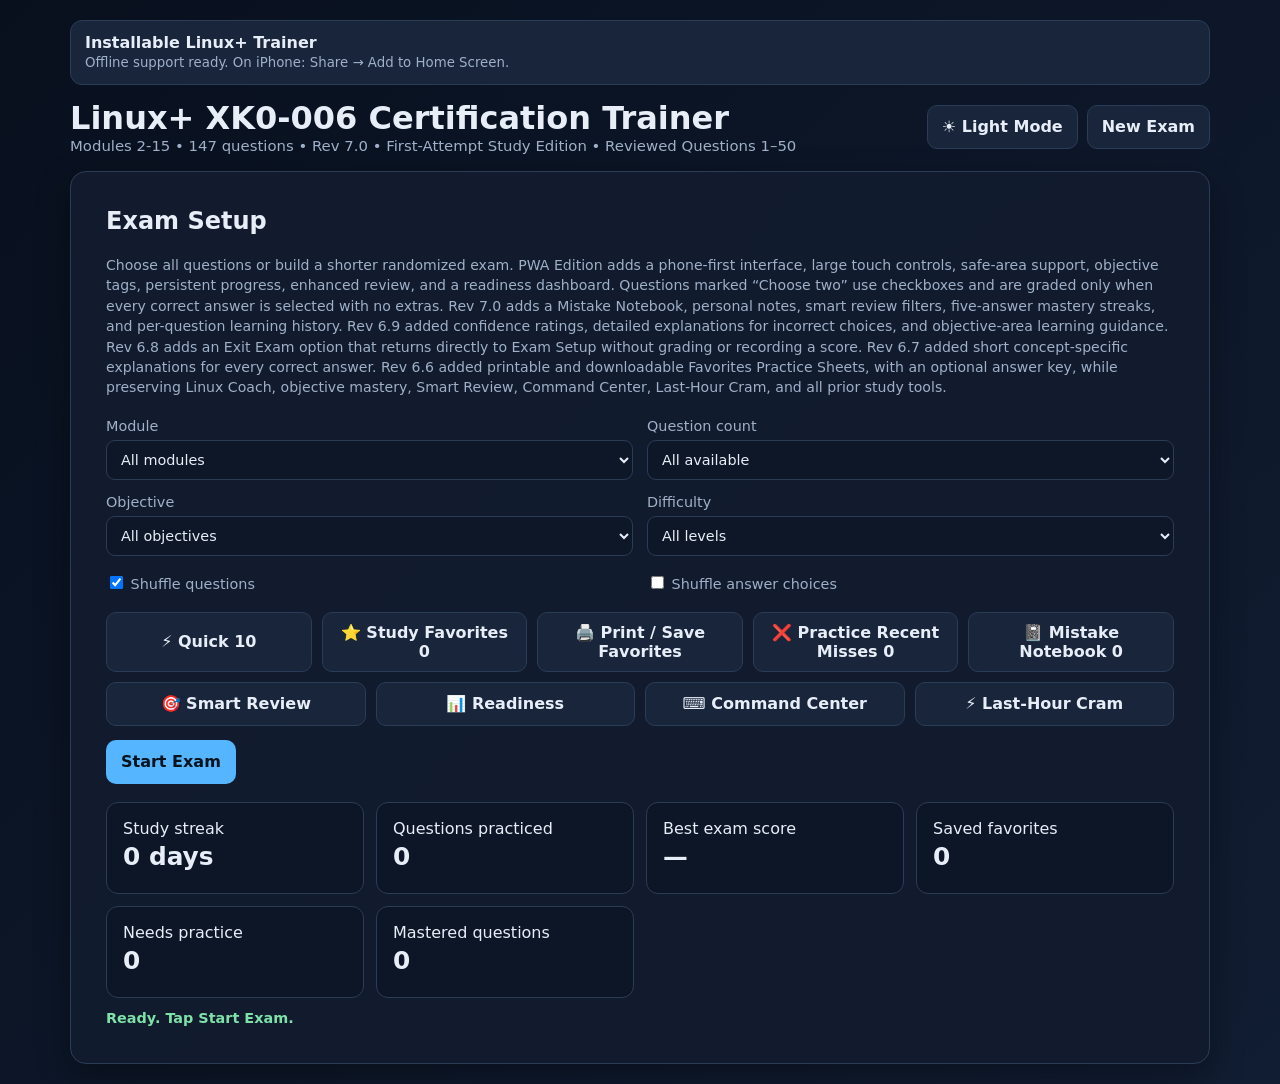
<file: index.html>
<!doctype html>
<html lang="en"><head><meta charset="utf-8"><meta name="viewport" content="width=device-width,initial-scale=1,viewport-fit=cover">
<meta name="theme-color" content="#0b1220">
<meta name="apple-mobile-web-app-capable" content="yes">
<meta name="apple-mobile-web-app-status-bar-style" content="black-translucent">
<meta name="apple-mobile-web-app-title" content="Linux+ Trainer">
<meta name="mobile-web-app-capable" content="yes">
<meta name="description" content="Offline Linux+ XK0-006 certification practice trainer with 147-question bank; Questions 1–50 reviewed.">
<link rel="manifest" href="manifest.webmanifest">
<link rel="apple-touch-icon" href="icons/apple-touch-icon.png">
<link rel="icon" type="image/png" sizes="192x192" href="icons/icon-192.png">
<link rel="icon" type="image/png" sizes="512x512" href="icons/icon-512.png">
<title>Linux+ XK0-006 Trainer PWA</title>
<link rel="stylesheet" href="css/styles.css"></head><body><div class="app"><div id="pwaBanner" class="pwa-banner"><div><strong>Installable Linux+ Trainer</strong><small id="pwaMessage">Open from an HTTPS address in Safari, then use Share → Add to Home Screen.</small></div><button id="installBtn" class="btn primary hidden" type="button">Install App</button></div>
<header><div><h1>Linux+ XK0-006 Certification Trainer</h1><div class="sub">Modules 2-15 • 147 questions • Rev 7.0 • First-Attempt Study Edition • Reviewed Questions 1–50</div></div><div class="top-actions"><button class="btn theme-toggle" id="themeBtn">☀️ Light Mode</button><button class="btn" id="restartTop">New Exam</button></div></header>
<section id="startScreen" class="card start"><h2>Exam Setup</h2><p class="note">Choose all questions or build a shorter randomized exam. PWA Edition adds a phone-first interface, large touch controls, safe-area support, objective tags, persistent progress, enhanced review, and a readiness dashboard. Questions marked “Choose two” use checkboxes and are graded only when every correct answer is selected with no extras. Rev 7.0 adds a Mistake Notebook, personal notes, smart review filters, five-answer mastery streaks, and per-question learning history. Rev 6.9 added confidence ratings, detailed explanations for incorrect choices, and objective-area learning guidance. Rev 6.8 adds an Exit Exam option that returns directly to Exam Setup without grading or recording a score. Rev 6.7 added short concept-specific explanations for every correct answer. Rev 6.6 added printable and downloadable Favorites Practice Sheets, with an optional answer key, while preserving Linux Coach, objective mastery, Smart Review, Command Center, Last-Hour Cram, and all prior study tools.</p>
<div class="config"><label>Module<select id="moduleSelect"><option value="all">All modules</option></select></label><label>Question count<select id="countSelect"><option value="all">All available</option><option>10</option><option>25</option><option>50</option><option>75</option><option>100</option><option>150</option></select></label><label>Objective<select id="objectiveSelect"><option value="all">All objectives</option></select></label><label>Difficulty<select id="difficultySelect"><option value="all">All levels</option><option>Easy</option><option>Medium</option><option>Hard</option></select></label><label><input type="checkbox" id="shuffleQuestions" checked> Shuffle questions</label><label><input type="checkbox" id="shuffleAnswers"> Shuffle answer choices</label></div>
<div class="quick-actions"><button type="button" class="btn" id="quick10Btn">⚡ Quick 10</button><button type="button" class="btn" id="favoritesExamBtn">⭐ Study Favorites <span id="favoriteCountStart">0</span></button><button type="button" class="btn" id="favoritesPrintBtn">🖨️ Print / Save Favorites</button><button type="button" class="btn" id="missedHistoryBtn">❌ Practice Recent Misses <span id="missedCountStart">0</span></button></div><button type="button" class="btn primary" id="startBtn" onclick="return startExamFallback(event)">Start Exam</button><section class="home-dashboard"><div class="dash-card">Study streak<strong id="homeStreak">0 days</strong></div><div class="dash-card">Questions practiced<strong id="homePracticed">0</strong></div><div class="dash-card">Best exam score<strong id="homeBest">—</strong></div><div class="dash-card">Saved favorites<strong id="homeFavorites">0</strong></div></section><div id="startupStatus" class="startup-status" role="status" aria-live="polite">Ready. Tap Start Exam.</div></section>
<section id="examScreen" class="layout hidden"><aside class="card sidebar"><div class="label">Module filter</div><select id="jumpModule"><option value="all">All in exam</option></select><div class="search-wrap"><input id="questionSearch" type="search" placeholder="Search questions or commands"></div><div class="label">Progress</div><div id="progressText">0 / 0 answered</div><div class="progressbar"><div id="progressFill"></div></div><div class="stats"><div class="stat"><strong id="answeredStat">0</strong>Answered</div><div class="stat"><strong id="remainingStat">0</strong>Remaining</div><div class="stat"><strong id="correctLive">0</strong>Checked correct</div><div class="stat"><strong id="accuracyLive">—</strong>Checked accuracy</div></div><div class="navgrid" id="navGrid"></div><button class="btn primary" style="width:100%;margin-top:14px" id="submitExam">Grade Exam</button></aside>
<main class="card main"><div class="meta"><div class="meta-left"><span id="qModule"></span><span class="badge" id="qObjective"></span><span class="badge" id="qDifficulty"></span><span class="badge" id="qReviewStatus"></span></div><span id="qCount"></span></div><div class="question-tools"><button class="btn favorite-btn" id="favoriteBtn" type="button" aria-pressed="false">☆ Save to Favorites</button><button class="btn exit-exam-btn" id="exitExamBtn" type="button">Exit Exam</button></div><div class="stem" id="qStem"></div><div id="qImages"></div><div id="options"></div><div class="feedback" id="feedback"></div><div class="bottom"><button class="btn" id="prevBtn">Previous</button><div class="center-actions"><button class="btn" id="clearBtn">Clear</button><button class="btn primary" id="checkBtn">Check Answer</button></div><button class="btn" id="nextBtn">Next</button></div></main></section>
<section id="resultsScreen" class="card results hidden"><h2>Exam Results</h2><div class="score" id="score"></div><p id="scoreDetail"></p><div class="dashboard-grid"><div class="dash-card">Readiness<strong id="readinessLabel"></strong><div class="readiness"><div id="readinessFill"></div></div></div><div class="dash-card">Correct<strong id="correctStat"></strong></div><div class="dash-card">Incorrect / blank<strong id="wrongStat"></strong></div></div><h3>Weakest areas</h3><div id="weakAreas" class="weak-list"></div><div id="objectiveReport" class="module-report"></div><div id="moduleReport" class="module-report"></div><div class="review-actions"><button class="btn primary" id="reviewBtn">Review All Answers</button><button class="btn" id="missedBtn">Review Missed Only</button><button class="btn" id="newBtn">New Exam</button></div><div class="save-note">Your theme, in-progress answers, favorites, streak, and score history are stored locally in this browser.</div></section>
</div><script src="js/app.js"></script>
<script src="js/rev64.js"></script>
<script src="js/rev65.js"></script>
<script src="js/rev66.js"></script>
<script src="js/rev67.js"></script>
<script src="js/rev68.js"></script>
<script src="js/rev69.js"></script>
<script src="js/rev70.js"></script>
<script src="js/pwa.js" defer></script>
</body></html>
</file>
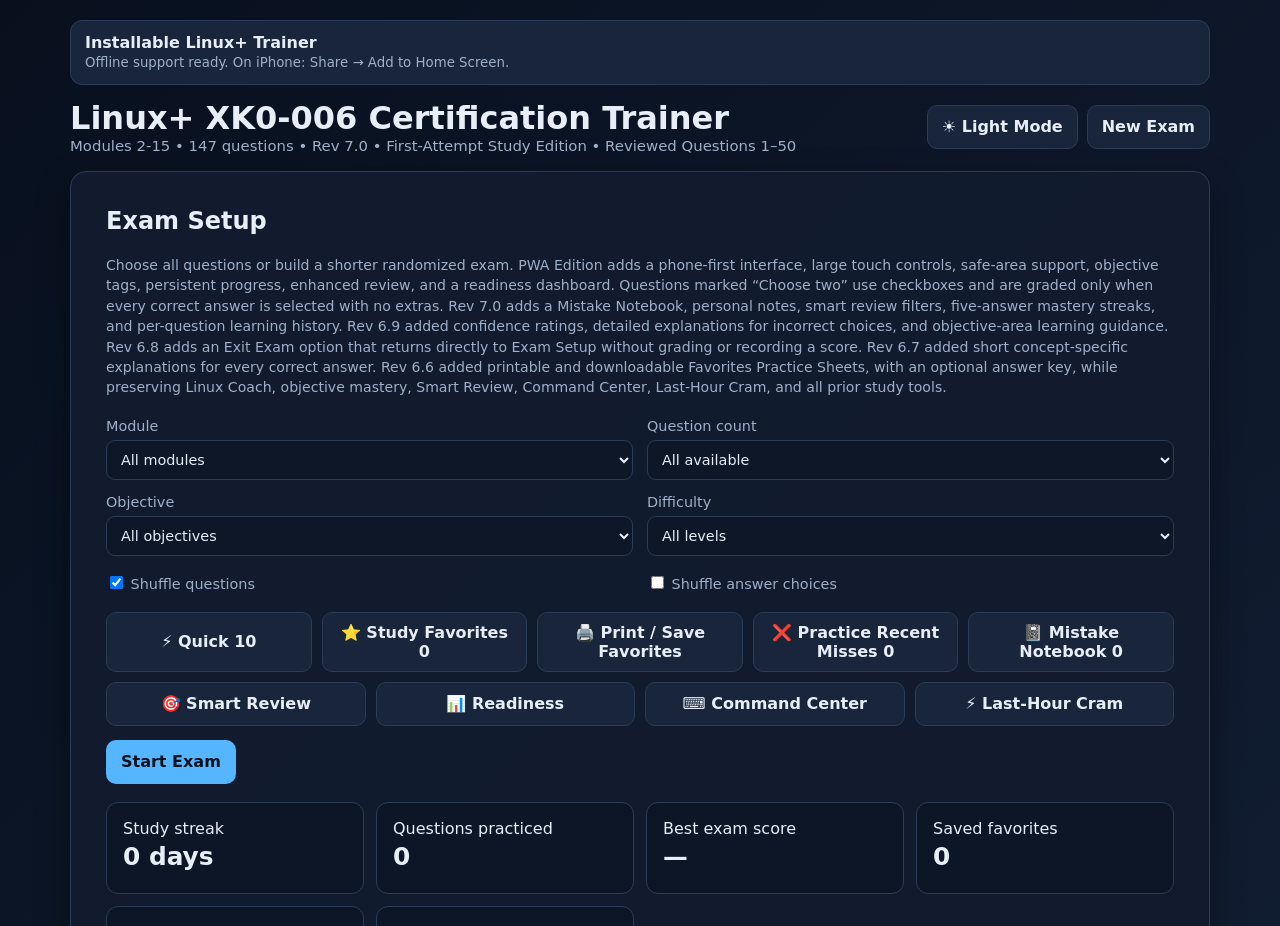
<file: START_HERE_iPhone.html>
<!doctype html><html><head><meta charset="utf-8"><meta name="viewport" content="width=device-width,initial-scale=1"><meta http-equiv="refresh" content="0;url=index.html"><title>Linux+ Trainer</title></head><body><p><a href="index.html">Open Linux+ Trainer</a></p></body></html>
</file>
<file: css/styles.css>
:root{--bg:#0b1220;--panel:#121c2e;--panel2:#18253b;--text:#e8eef8;--muted:#9fb0c8;--accent:#55b6ff;--good:#37c978;--bad:#ff6577;--border:#2b3c57}
*{box-sizing:border-box} body{margin:0;font-family:Inter,system-ui,-apple-system,Segoe UI,Arial,sans-serif;background:linear-gradient(135deg,#08101e,#111d32);color:var(--text);min-height:100vh}
button,select,input{font:inherit} .app{max-width:1180px;margin:auto;padding:20px} header{display:flex;gap:15px;align-items:center;justify-content:space-between;margin-bottom:16px;flex-wrap:wrap}
h1{font-size:clamp(1.35rem,3vw,2rem);margin:0} .sub{color:var(--muted);font-size:.93rem} .top-actions{display:flex;gap:9px;flex-wrap:wrap}
.btn{border:1px solid var(--border);background:var(--panel2);color:var(--text);padding:10px 14px;border-radius:10px;cursor:pointer;font-weight:650} .btn:hover{border-color:var(--accent)} .primary{background:var(--accent);color:#05111d;border-color:transparent} .danger{background:#5b2630}
.layout{display:grid;grid-template-columns:280px 1fr;gap:16px} .card{background:rgba(18,28,46,.96);border:1px solid var(--border);border-radius:16px;box-shadow:0 12px 35px #0005}
.sidebar{padding:16px;position:sticky;top:15px;height:fit-content} .label{font-size:.78rem;color:var(--muted);text-transform:uppercase;letter-spacing:.08em;margin-bottom:6px}
select{width:100%;background:#0d1727;color:var(--text);border:1px solid var(--border);border-radius:9px;padding:10px;margin-bottom:14px}
.progressbar{height:10px;background:#09111e;border-radius:99px;overflow:hidden;margin:8px 0} .progressbar>div{height:100%;background:var(--accent);width:0}
.stats{display:grid;grid-template-columns:1fr 1fr;gap:8px;margin:12px 0} .stat{background:#0c1626;padding:10px;border-radius:10px;text-align:center} .stat strong{display:block;font-size:1.15rem}
.navgrid{display:grid;grid-template-columns:repeat(5,1fr);gap:6px;max-height:390px;overflow:auto;padding-right:2px} .qnav{aspect-ratio:1;border:1px solid var(--border);border-radius:7px;background:#0d1727;color:var(--text);cursor:pointer;font-size:.8rem} .qnav.active{outline:2px solid var(--accent)} .qnav.answered{background:#25456a} .qnav.correct{background:#185c3a} .qnav.wrong{background:#6d2632}
.main{padding:clamp(18px,3vw,30px)} .meta{display:flex;justify-content:space-between;color:var(--muted);gap:10px;font-size:.9rem;flex-wrap:wrap} .stem{font-size:1.15rem;line-height:1.55;margin:20px 0 16px}
.refimg{max-width:100%;max-height:420px;object-fit:contain;background:white;border-radius:10px;margin:8px 0 18px;border:1px solid var(--border)}
.option{display:flex;gap:12px;align-items:flex-start;padding:13px;border:1px solid var(--border);border-radius:11px;margin:9px 0;cursor:pointer;background:#0d1727;line-height:1.4} .option:hover{border-color:#5278a5} .option input{margin-top:3px;transform:scale(1.15)} .option.correct-answer{border-color:var(--good);background:#123722} .option.wrong-answer{border-color:var(--bad);background:#421b25}
.feedback{margin-top:14px;padding:12px;border-radius:10px;display:none} .feedback.good{display:block;background:#123722;border:1px solid var(--good)} .feedback.bad{display:block;background:#421b25;border:1px solid var(--bad)}
.bottom{display:flex;justify-content:space-between;gap:10px;margin-top:22px;flex-wrap:wrap} .center-actions{display:flex;gap:8px}
.start{padding:35px} .start h2{margin-top:0} .config{display:grid;grid-template-columns:repeat(2,minmax(0,1fr));gap:14px;margin:20px 0} .config label{display:block;color:var(--muted);font-size:.9rem} .config input,.config select{margin-top:6px;margin-bottom:0}
.results{padding:30px} .score{font-size:3.4rem;font-weight:800} .hidden{display:none!important} .note{color:var(--muted);font-size:.88rem;line-height:1.45}
@media(max-width:820px){.layout{grid-template-columns:1fr} .sidebar{position:static} .navgrid{max-height:150px;grid-template-columns:repeat(10,1fr)}}

/* Revision 3 enhancements */
:root{--shadow:#0005;--chip:#23344e;--warning:#f5c451}
body.light{--bg:#eef3f9;--panel:#ffffff;--panel2:#edf3fa;--text:#172235;--muted:#5d6b7e;--accent:#1677c8;--good:#16834a;--bad:#c63d4c;--border:#cbd7e5;--shadow:#19324b22;--chip:#e5eef8;background:linear-gradient(135deg,#edf4fb,#f9fbfe)}
body.light .card,body.light .sidebar{background:rgba(255,255,255,.98)} body.light select,body.light .option,body.light .qnav,body.light .stat{background:#f7faff;color:var(--text)}
.card{box-shadow:0 12px 35px var(--shadow)}
.top-actions{align-items:center}.theme-toggle{min-width:112px}.badge{display:inline-flex;align-items:center;padding:5px 9px;border-radius:999px;background:var(--chip);border:1px solid var(--border);font-size:.76rem;font-weight:750;letter-spacing:.02em}.badge.easy{color:#7be3a7}.badge.medium{color:#ffd36b}.badge.hard{color:#ff8a98}.meta-left{display:flex;gap:7px;flex-wrap:wrap;align-items:center}.search-wrap{margin:12px 0}.search-wrap input{width:100%;padding:10px 12px;border-radius:9px;border:1px solid var(--border);background:#0d1727;color:var(--text)}body.light .search-wrap input{background:#f7faff;color:var(--text)}
.rationale{padding:11px 12px;margin:9px 0;border-radius:9px;line-height:1.45}.rationale.good{background:#0f3221;border-left:5px solid var(--good)}.rationale.bad{background:#361923;border-left:5px solid var(--bad)}body.light .rationale.good{background:#e9f8ef}body.light .rationale.bad{background:#fff0f2}.rationale .reason{display:block;margin-top:5px}.correct-callout{font-size:1.06rem;margin:2px 0 12px;padding:11px;border-radius:9px;background:#0e3b25;border:1px solid var(--good)}body.light .correct-callout{background:#e8f8ee}.verification{margin-top:10px;padding:10px 12px;border:1px solid #4f7a9c;border-radius:10px;background:#10263a;color:#cfeaff;font-size:.88rem}.exam-tip{margin-top:12px;padding:11px;border-radius:9px;background:#2b2613;border:1px solid #6c5b22}body.light .verification{margin-top:10px;padding:10px 12px;border:1px solid #4f7a9c;border-radius:10px;background:#10263a;color:#cfeaff;font-size:.88rem}.exam-tip{background:#fff9e8}.module-report{margin:20px 0}.module-row{display:grid;grid-template-columns:1fr auto;gap:12px;padding:10px 0;border-bottom:1px solid var(--border)}.dashboard-grid{display:grid;grid-template-columns:repeat(3,minmax(0,1fr));gap:12px;margin:18px 0}.dash-card{background:#0c1626;border:1px solid var(--border);padding:16px;border-radius:12px}.dash-card strong{display:block;font-size:1.55rem;margin-top:4px}body.light .dash-card{background:#f7faff}.readiness{height:16px;border-radius:999px;background:#09111e;overflow:hidden;border:1px solid var(--border)}body.light .readiness{background:#e5edf6}.readiness>div{height:100%;background:linear-gradient(90deg,var(--bad),var(--warning),var(--good));width:0}.weak-list{display:flex;gap:8px;flex-wrap:wrap;margin:10px 0 18px}.weak-chip{padding:7px 10px;border:1px solid var(--border);border-radius:999px;background:var(--chip)}.review-actions{display:flex;gap:8px;flex-wrap:wrap}.save-note{font-size:.8rem;color:var(--muted);margin-top:10px}
@media(max-width:700px){.dashboard-grid{grid-template-columns:1fr}.module-row{grid-template-columns:1fr}.top-actions{width:100%}.top-actions .btn{flex:1}}


/* PWA Edition — phone-first usability */
html{-webkit-text-size-adjust:100%;scroll-behavior:smooth}
body{padding-left:env(safe-area-inset-left);padding-right:env(safe-area-inset-right)}
button,.option,label,input,select{-webkit-tap-highlight-color:transparent;touch-action:manipulation}
.btn{min-height:44px}.option{min-height:52px}.qnav{min-width:38px;min-height:38px}
@media(max-width:600px){
  body{background:var(--bg)}
  .app{max-width:none;padding:10px 10px calc(92px + env(safe-area-inset-bottom))}
  header{display:block;margin-bottom:10px}
  h1{font-size:1.28rem;line-height:1.2;margin-right:4px}
  .sub{font-size:.82rem;line-height:1.35;margin-top:4px}
  .top-actions{display:grid;grid-template-columns:1fr 1fr;gap:8px;margin-top:11px;width:100%}
  .top-actions .btn{width:100%;padding:10px 8px;font-size:.9rem}
  .card{border-radius:13px;box-shadow:none}
  .start,.results{padding:17px 14px}
  .start h2,.results h2{font-size:1.25rem}
  .config{grid-template-columns:1fr;gap:12px;margin:16px 0}
  .config label{font-size:.88rem}
  .config select{min-height:48px}
  #startBtn{width:100%;min-height:50px;font-size:1rem}
  .layout{display:flex;flex-direction:column;gap:10px}
  .sidebar{position:static;padding:12px;order:2}
  .main{padding:15px 13px;order:1;overflow:hidden}
  .sidebar .label:first-child,#jumpModule{display:none}
  .search-wrap{margin:0 0 10px}
  .search-wrap input{min-height:45px;font-size:16px}
  .stats{grid-template-columns:repeat(4,1fr);gap:5px;margin:9px 0}
  .stat{padding:8px 3px;font-size:.66rem;line-height:1.2}
  .stat strong{font-size:1rem;margin-bottom:2px}
  .navgrid{display:flex;gap:7px;overflow-x:auto;overflow-y:hidden;max-height:none;padding:3px 1px 8px;scroll-snap-type:x proximity;-webkit-overflow-scrolling:touch}
  .qnav{flex:0 0 40px;aspect-ratio:1;scroll-snap-align:center;font-size:.78rem}
  #submitExam{min-height:48px;margin-top:8px!important}
  .meta{display:block;font-size:.78rem}
  .meta-left{gap:5px;margin-bottom:7px}
  #qCount{display:block;color:var(--muted)}
  .badge{font-size:.68rem;padding:4px 7px}
  .stem{font-size:1.04rem;line-height:1.48;margin:15px 0 12px;overflow-wrap:anywhere}
  .refimg{max-height:48vh;margin:6px 0 13px;border-radius:8px}
  .option{gap:10px;padding:13px 11px;margin:8px 0;border-radius:10px;font-size:.97rem;line-height:1.42;overflow-wrap:anywhere}
  .option input{width:20px;height:20px;flex:0 0 20px;margin-top:1px;transform:none}
  .feedback{padding:10px;margin-top:12px;overflow-wrap:anywhere}
  .feedback h3{font-size:1rem;margin:10px 0}
  .correct-callout{font-size:.98rem;padding:10px;line-height:1.4}
  .rationale{padding:10px;margin:8px 0;font-size:.92rem}
  .exam-tip,.verification{font-size:.88rem;line-height:1.4}
  .bottom{position:fixed;z-index:50;left:0;right:0;bottom:0;margin:0;padding:9px max(10px,env(safe-area-inset-right)) calc(9px + env(safe-area-inset-bottom)) max(10px,env(safe-area-inset-left));display:grid;grid-template-columns:1fr 2fr 1fr;gap:7px;background:rgba(11,18,32,.97);border-top:1px solid var(--border);box-shadow:0 -8px 24px #0007;backdrop-filter:blur(12px)}
  body.light .bottom{background:rgba(255,255,255,.97);box-shadow:0 -8px 24px #19324b22}
  .bottom>.btn{width:100%;padding:9px 5px;font-size:.82rem;white-space:nowrap}
  .center-actions{display:grid;grid-template-columns:1fr 1fr;gap:7px;min-width:0}
  .center-actions .btn{width:100%;padding:9px 4px;font-size:.8rem;white-space:nowrap}
  .dashboard-grid{grid-template-columns:1fr 1fr;gap:8px;margin:14px 0}
  .dash-card{padding:12px 10px;font-size:.83rem}
  .dash-card strong{font-size:1.25rem}
  .score{font-size:2.65rem}
  .module-row{display:block;padding:10px 0;font-size:.9rem}
  .module-row strong{display:block;margin-top:5px}
  .review-actions{display:grid;grid-template-columns:1fr;gap:8px}
  .review-actions .btn{width:100%;min-height:48px}
}
@media(max-width:380px){
  .app{padding-left:7px;padding-right:7px}
  .main{padding:13px 10px}
  .stats{grid-template-columns:1fr 1fr}
  .dashboard-grid{grid-template-columns:1fr}
  .bottom{grid-template-columns:.8fr 2.4fr .8fr;gap:5px;padding-left:6px;padding-right:6px}
  .bottom>.btn,.center-actions .btn{font-size:.74rem}
}
@media(orientation:landscape) and (max-height:500px) and (max-width:950px){
  .app{padding-bottom:76px}
  header{display:flex}
  .top-actions{width:auto;margin-top:0;display:flex}
  .refimg{max-height:42vh}
  .bottom{padding-top:6px;padding-bottom:calc(6px + env(safe-area-inset-bottom))}
}

.startup-status{margin-top:12px;font-size:.9rem;color:var(--muted);min-height:1.3em}.startup-status.error{color:#ff9b9b;font-weight:700}.startup-status.ok{color:#7ee2a8;font-weight:700}@media(max-width:700px){#startBtn{width:100%;min-height:56px;font-size:1.05rem}.startup-status{text-align:center}}

.pwa-banner{display:flex;align-items:center;justify-content:space-between;gap:12px;padding:12px 14px;margin-bottom:14px;border:1px solid var(--border);border-radius:12px;background:var(--panel2)}
.pwa-banner strong{display:block}.pwa-banner small{color:var(--muted);line-height:1.35}.pwa-banner .btn{white-space:nowrap}
@media(max-width:600px){.pwa-banner{align-items:flex-start;flex-direction:column}.pwa-banner .btn{width:100%;min-height:48px}}
.badge.reviewed{background:rgba(34,197,94,.16);border-color:rgba(34,197,94,.45);color:#86efac}.badge.pending{background:rgba(245,158,11,.12);border-color:rgba(245,158,11,.4);color:#fcd34d}.review-detail{margin-top:12px;padding:12px;border:1px solid var(--border);border-radius:10px;background:var(--panel2)}.review-detail div+div{margin-top:8px}

/* Rev 6.4 */
.quick-actions{display:flex;flex-wrap:wrap;gap:10px;margin:14px 0}.quick-actions .btn{flex:1 1 180px}.home-dashboard{display:grid;grid-template-columns:repeat(4,minmax(0,1fr));gap:12px;margin-top:18px}.home-dashboard .dash-card{min-height:92px}.question-tools{display:flex;justify-content:flex-end;margin:8px 0 12px}.favorite-btn.active{border-color:#f4c542;background:rgba(244,197,66,.14)}.favorite-btn{min-width:190px}@media(max-width:760px){.home-dashboard{grid-template-columns:repeat(2,minmax(0,1fr))}.quick-actions .btn{flex-basis:100%}.question-tools{justify-content:stretch}.favorite-btn{width:100%}}
/* Rev 6.5 Exam Readiness */
.v65-modal{position:fixed;inset:0;background:rgba(0,0,0,.74);z-index:9999;display:flex;align-items:flex-start;justify-content:center;padding:calc(18px + env(safe-area-inset-top)) 14px 24px;overflow:auto}.v65-panel{width:min(900px,100%);background:var(--card,#111a2b);border:1px solid var(--border,#2b3952);border-radius:18px;padding:18px;box-shadow:0 24px 70px rgba(0,0,0,.45)}.v65-head{display:flex;justify-content:space-between;align-items:center;gap:14px;position:sticky;top:-18px;background:inherit;padding:6px 0 12px;z-index:2}.v65-head h2{margin:0}.readiness-hero{display:grid;place-items:center;text-align:center;padding:24px;border-radius:16px;background:linear-gradient(135deg,rgba(34,197,94,.18),rgba(59,130,246,.18));margin-bottom:18px}.readiness-hero strong{font-size:3rem}.readiness-hero span{font-size:1.2rem;font-weight:700}.readiness-hero small{opacity:.75;margin-top:6px}.mastery-row{display:grid;grid-template-columns:minmax(180px,1fr) 2fr 52px;gap:12px;align-items:center;padding:10px 0;border-bottom:1px solid var(--border,#2b3952)}.mastery-row small{display:block;opacity:.7}.mastery-bar{height:12px;border-radius:99px;background:rgba(148,163,184,.2);overflow:hidden}.mastery-bar span{display:block;height:100%;background:linear-gradient(90deg,#ef4444,#eab308,#22c55e);border-radius:inherit}.coach-card,.v65-coach{margin-top:16px;padding:15px;border:1px solid rgba(96,165,250,.45);background:rgba(59,130,246,.09);border-radius:14px}.v65-coach h3{margin-top:0}.command-search{position:sticky;top:42px;background:inherit;padding:8px 0 12px;z-index:1}.command-search input{width:100%;padding:13px;border-radius:12px;border:1px solid var(--border,#2b3952);background:var(--bg,#0b1220);color:inherit;font-size:1rem}.command-list{display:grid;gap:10px}.command-card{border:1px solid var(--border,#2b3952);border-radius:12px;padding:0 13px;background:rgba(148,163,184,.05)}.command-card summary{cursor:pointer;display:grid;grid-template-columns:130px 1fr;gap:12px;padding:14px 0;align-items:center}.command-card summary code{font-size:1.05rem;font-weight:800}.command-card pre{white-space:pre-wrap;overflow-wrap:anywhere;padding:10px;background:rgba(0,0,0,.25);border-radius:9px}.cram-grid{display:grid;grid-template-columns:repeat(auto-fit,minmax(240px,1fr));gap:12px}.cram-grid article{border:1px solid var(--border,#2b3952);border-radius:14px;padding:14px;background:rgba(148,163,184,.05)}.cram-grid h3{margin:0 0 7px}.cram-grid p{margin:0;line-height:1.5}@media(max-width:640px){.mastery-row{grid-template-columns:1fr 50px}.mastery-bar{grid-column:1/-1;grid-row:2}.command-card summary{grid-template-columns:1fr}.v65-panel{padding:14px}.v65-head{top:-14px}}
.export-dialog-backdrop{position:fixed;inset:0;background:rgba(0,0,0,.68);display:grid;place-items:center;padding:18px;z-index:9999}.export-dialog{width:min(520px,100%);background:var(--card,#111b2e);color:var(--text,#f5f7fb);border:1px solid var(--border,#33415c);border-radius:18px;padding:22px;box-shadow:0 24px 70px rgba(0,0,0,.45)}.export-dialog h2{margin:0 0 8px}.export-dialog p{margin:0 0 16px;color:var(--muted,#b9c2d0)}.export-check{display:flex;align-items:center;gap:10px;padding:13px;border:1px solid var(--border,#33415c);border-radius:12px;margin:12px 0}.export-check input{width:20px;height:20px}.export-count{font-size:.9rem;color:var(--muted,#b9c2d0);margin-bottom:16px}.export-actions{display:flex;flex-wrap:wrap;gap:10px}.export-actions .btn{flex:1 1 145px}body.light .export-dialog{background:#fff;color:#142033}

/* Rev 6.8: direct exit from an active exam */
.question-tools{display:flex;gap:10px;flex-wrap:wrap;justify-content:space-between;align-items:center}
.exit-exam-btn{border-color:#ef4444;color:#fecaca}
body.light .exit-exam-btn{color:#b91c1c;border-color:#dc2626}
@media (max-width:700px){.question-tools .btn{flex:1 1 auto}.exit-exam-btn{min-height:46px}}

/* Rev 6.9: confidence-based learning review */
.confidence-panel{display:flex;align-items:center;justify-content:space-between;gap:12px;flex-wrap:wrap;margin:10px 0 18px;padding:12px 14px;border:1px solid var(--border);border-radius:14px;background:var(--panel-soft,rgba(127,127,127,.08))}
.confidence-label{font-weight:800}
.confidence-buttons{display:flex;gap:8px;flex-wrap:wrap}
.confidence-btn{padding:8px 12px}
.confidence-btn.selected{outline:3px solid rgba(59,130,246,.35);border-color:#60a5fa;background:rgba(59,130,246,.16)}
.rev69-learning-meta{margin-top:14px;padding:14px;border-left:4px solid #60a5fa;border-radius:10px;background:rgba(59,130,246,.08);display:grid;gap:7px}
@media(max-width:640px){.confidence-panel{align-items:stretch}.confidence-buttons{display:grid;grid-template-columns:1fr 1fr 1fr;width:100%}.confidence-btn{font-size:.86rem;padding:10px 5px}}
/* Rev 7.0 Mistake Notebook and Smart Favorites */
.notebook-backdrop{position:fixed;inset:0;background:rgba(3,7,18,.82);z-index:1000;display:flex;align-items:flex-start;justify-content:center;padding:24px;overflow:auto}.notebook-backdrop.hidden{display:none}.notebook-panel{width:min(980px,100%);background:var(--card,#111827);border:1px solid var(--border,#334155);border-radius:18px;padding:20px;box-shadow:0 24px 80px rgba(0,0,0,.45)}.notebook-header{display:flex;justify-content:space-between;gap:16px;align-items:flex-start}.notebook-header h2{margin:0 0 4px}.notebook-header p{margin:0;color:var(--muted,#94a3b8)}.notebook-controls,.smart-review-actions{display:flex;gap:10px;flex-wrap:wrap;align-items:center;margin:16px 0}.notebook-controls select,.notebook-controls input{min-height:44px;padding:8px 12px;border-radius:10px;border:1px solid var(--border,#334155);background:var(--panel,#0f172a);color:inherit}.notebook-controls input{flex:1;min-width:220px}.notebook-list{display:grid;gap:14px}.notebook-item{border:1px solid var(--border,#334155);border-radius:14px;padding:16px;background:rgba(15,23,42,.45)}.light .notebook-item{background:rgba(248,250,252,.8)}.notebook-item-head{display:flex;justify-content:space-between;gap:12px;align-items:center}.mastery-pill{font-size:.78rem;font-weight:700;border-radius:999px;padding:4px 9px}.mastery-pill.learning{background:#78350f;color:#fde68a}.mastery-pill.mastered{background:#14532d;color:#bbf7d0}.notebook-metrics{display:flex;flex-wrap:wrap;gap:8px 16px;font-size:.86rem;color:var(--muted,#94a3b8);margin:10px 0}.notebook-note{display:block;width:100%;min-height:72px;margin-top:6px;padding:10px;border-radius:10px;border:1px solid var(--border,#334155);background:var(--panel,#0f172a);color:inherit;resize:vertical}.notebook-item-actions{display:flex;gap:8px;margin-top:10px}.empty-notebook{text-align:center;padding:40px;color:var(--muted,#94a3b8)}#questionNoteBtn.active{border-color:#f59e0b;color:#fbbf24}@media(max-width:640px){.notebook-backdrop{padding:8px}.notebook-panel{padding:14px;border-radius:14px}.notebook-header,.notebook-item-head{align-items:flex-start}.notebook-controls>*{width:100%}.smart-review-actions .btn{flex:1 1 100%}}
</file>
